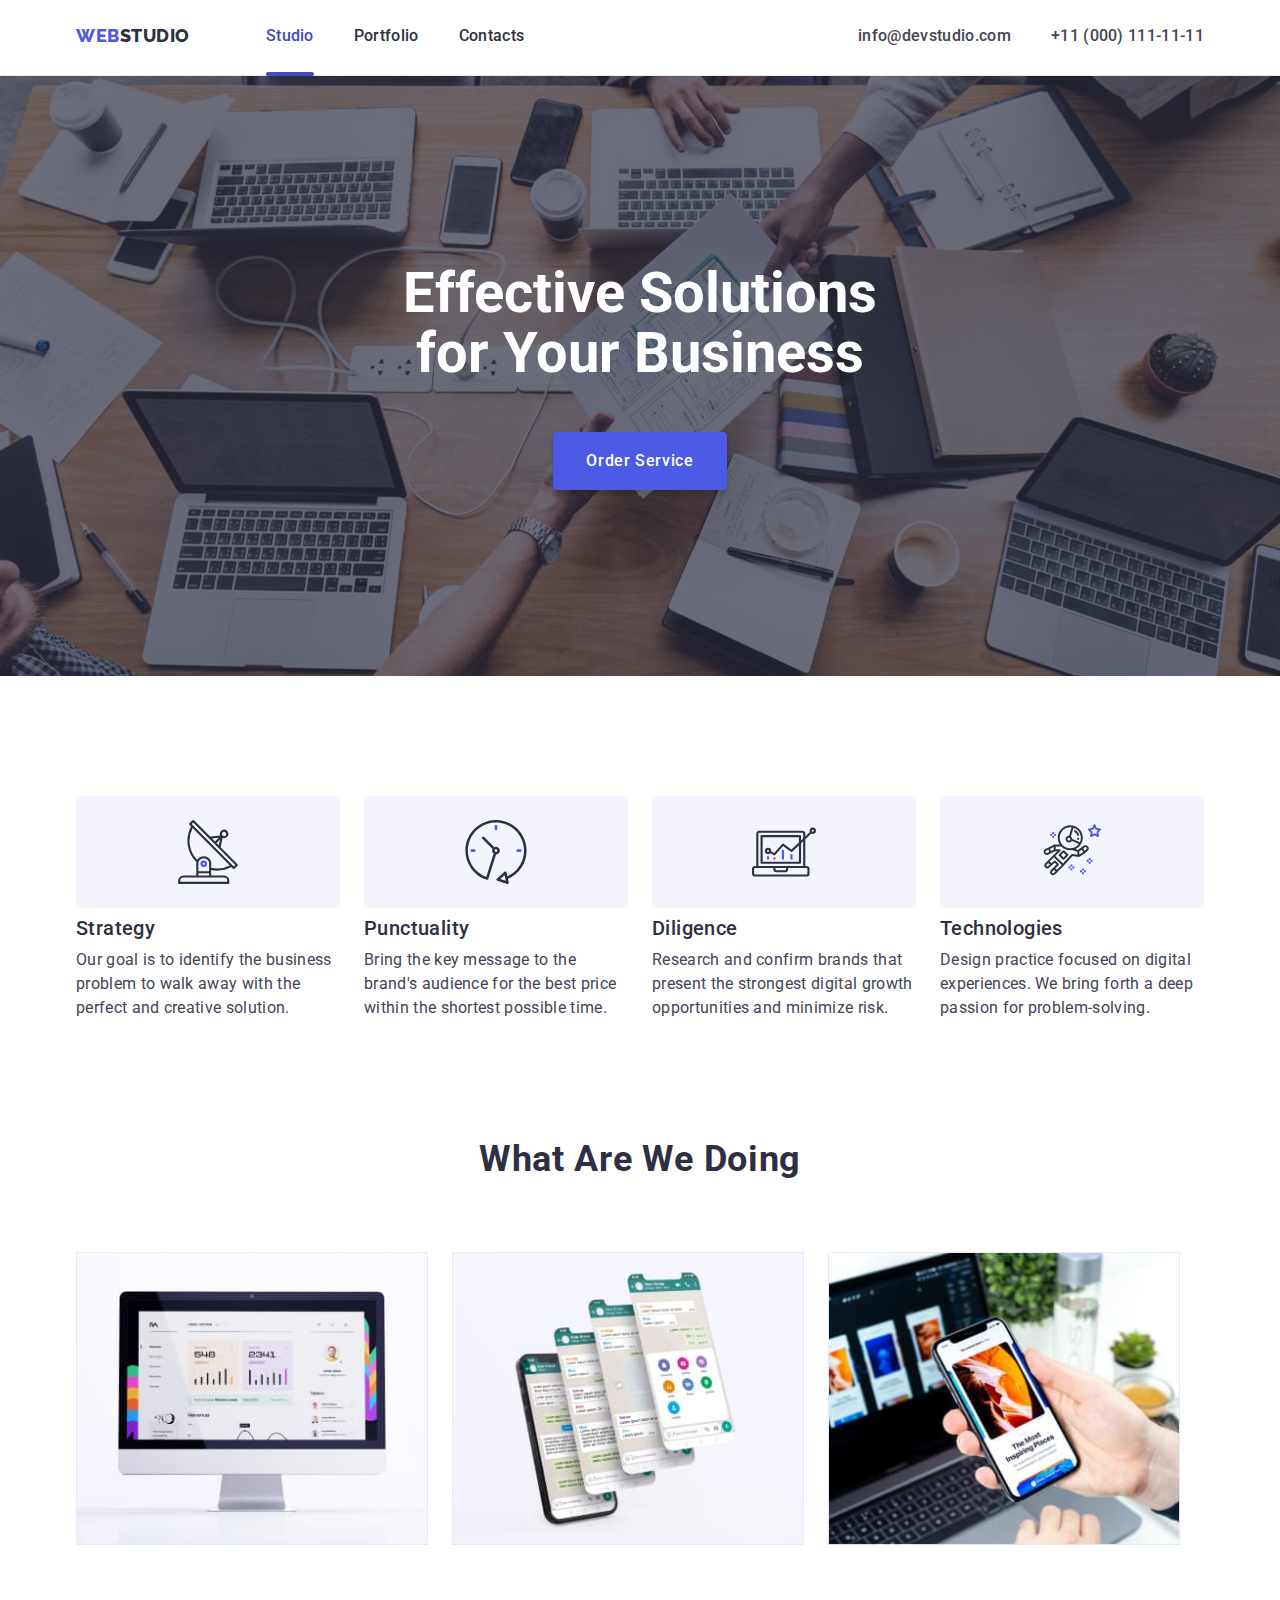
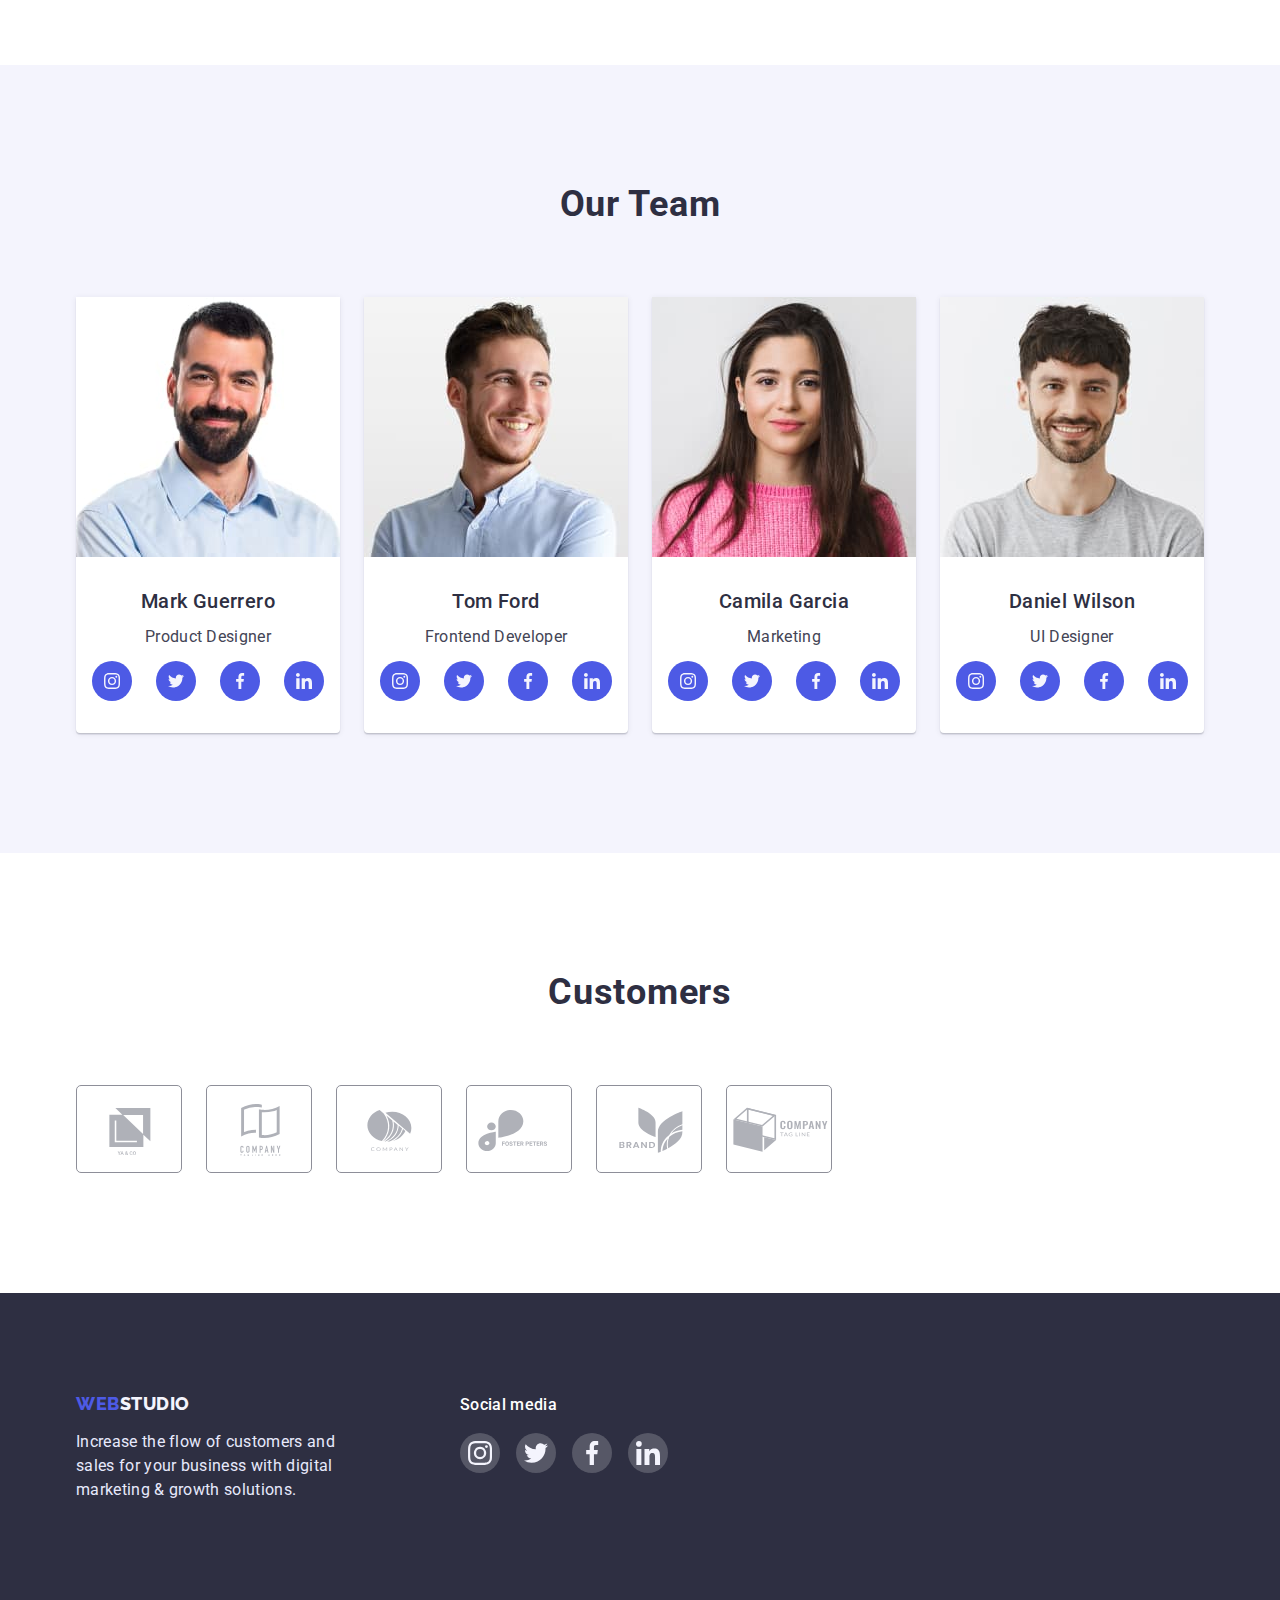
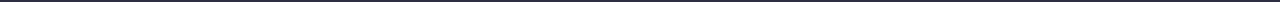
<file: index.html>
<!DOCTYPE html>
<html lang="en">
<head>
    <meta charset="UTF-8">
    <meta http-equiv="X-UA-Compatible" content="IE=edge">
    <meta name="viewport" content="width=device-width, initial-scale=1.0">
    <title>Document</title>
    <link rel="stylesheet" href="https://cdn.jsdelivr.net/npm/modern-normalize@1.1.0/modern-normalize.min.css">
    <link rel="preconnect" href="https://fonts.googleapis.com"/>
    <link rel="preconnect" href="https://fonts.gstatic.com" crossorigin/>
    <link href="https://fonts.googleapis.com/css2?family=Raleway:wght@800&family=Roboto:wght@400;500;700;900&display=swap" rel="stylesheet">
    <link rel="stylesheet" href="./css/styles.css" />   
</head>
<body>
    <header class="header">
    <div class="container">
        <div class ="header-flex">
        <nav class="header-navigation">
            <a class="header-logo link" href="./index.html">
                <span class="logo-color">Web</span>Studio</a>
    
            <ul class="header-list list">
                <li class="header-item">
                    <a class="header-link active link" href="./index.html">Studio</a></li>
                <li class="header-item">
                    <a class="header-link link" href="./portfolio.html">Portfolio</a></li>
                <li class="header-item">
                    <a class="header-link link" href="">Contacts</a></li>
            </ul>
        </nav>
        <address class="header-address">
            <ul class="adress-list list">
                <li><a class="header-mailto link" href="mailto:info@devstudio.com">info@devstudio.com</a></li>
                <li><a class="header-tel link" href="tel:+110001111111">+11 (000) 111-11-11</a></li>
            </ul>
        </address>
        </div>
    </div>
    </header>
    <main>
        <section class="hero section">
            <div class="container">
               <h1 class="hero-title">Effective Solutions for Your Business</h1>
               <button class="hero-btn" type="button" data-modal-open>Order Service</button>
            </div>
        </section>
        <section class="benefits section">
            <div class="container">
              <h2 class="visually-hidden">Advantages</h2>

               <ul class="benefits-list list">
                 <li class="benefits-item">
                    <div class="benefits-icon">
                        <svg class="benefits-icon-symbol">
                          <use href="./images/icons.svg#icon-antenna"></use>
                        </svg>
                      </div>
                    <h3 class="benefits-subtitle">Strategy</h3>
                    <p class="benefits-text">Our goal is to identify the business problem to walk away with the perfect and creative solution.</p>
                 </li>
                 <li class="benefits-item">
                    <div class="benefits-icon">
                        <svg class="benefits-icon-symbol">
                          <use href="./images/icons.svg#icon-clock"></use>
                        </svg>
                      </div>
                    <h3 class="benefits-subtitle">Punctuality</h3>
                    <p class="benefits-text">Bring the key message to the brand's audience for the best price within the shortest possible time.</p>
                 </li>
                 <li class="benefits-item">
                    <div class="benefits-icon">
                        <svg class="benefits-icon-symbol">
                          <use href="./images/icons.svg#icon-diagram"></use>
                        </svg>
                      </div>
                    <h3 class="benefits-subtitle">Diligence</h3>
                    <p class="benefits-text">Research and confirm brands that present the strongest digital growth opportunities and minimize risk.</p>
                 </li>
                 <li class="benefits-item">
                    <div class="benefits-icon">
                        <svg class="benefits-icon-symbol">
                          <use href="./images/icons.svg#icon-astronaut"></use>
                        </svg>
                      </div>
                    <h3 class="benefits-subtitle">Technologies</h3>
                    <p class="benefits-text">Design practice focused on digital experiences. We bring forth a deep passion for problem-solving.</p>
                 </li>
              </ul>
            </div>
        </section>
        <section class="services section">
            <div class="container">
            <h2 class="services-title">What are we doing</h2>
            <ul class="services-list list">
                <li class="services-item">
                    <img
                    src="./images/computer.jpg" 
                    alt="computer screen"
                    width="360"
                    height="300"
                    />
                </li>
                <li class="services-item">
                    <img
                    src="./images/screen.jpg"
                    alt="phone screenshots"
                    width="360"
                    height="300"
                    />
                </li>
                <li class="services-item">
                    <img 
                    src="./images/telephone.jpg"
                    alt="phone in hand"
                    width="360"
                    height="300"
                    />
                    <li class="services-item">
            </ul>
        </div>
        </section>
        <section class="team section">
            <div class="container">
            <h2 class="team-title">Our Team</h2>
            <ul class="team-list list">
                <li class="team-item">
                    <img 
                    src="./images/mark-guerrero.jpg"
                    alt="Mark Guerrero"
                    width="264"
                    height="260"
                    />
                    <div class="team-name">
                    <h3 class="team-subtitle">Mark Guerrero</h3>
                    <p class="team-text">Product Designer</p>
                    <ul class="team-text-list">
                        <li class="team-text-item">
                            <a class="team-text-link link" href>
                                 <svg clas="team-text-icon" width="16" height="16" >
                                 <use href="./images/icons.svg#icon-instagram">
                                 </use>
                                 </svg>
                            </a>
                        </li>
                        <li class="team-text-item">
                            <a class="team-text-link link" href>
                                <svg clas="team-text-icon" width="16" height="16" >
                                <use href="./images/icons.svg#icon-twitter">
                                </use>
                                </svg>
                            </a>
                        </li>
                        <li class="team-text-item">
                            <a class="team-text-link link" href>
                                <svg clas="team-text-icon" width="16" height="16" >
                                <use href="./images/icons.svg#icon-facebook">
                                </use>
                                </svg>
                            </a>
                        </li>
                        <li class="team-text-item">
                            <a class="team-text-link link" href>
                                <svg clas="team-text-icon" width="16" height="16" >
                                <use href="./images/icons.svg#icon-linkedin">
                                </use>
                                </svg>
                            </a>
                        </li>
                    </ul>
                </div>
                </li>
                <li class="team-item">
                    <img 
                    src="./images/tom-ford.jpg"
                    alt="Tom Ford"
                    width="264"
                    height="260"
                    />
                    <div class="team-name">
                    <h3 class="team-subtitle">Tom Ford</h3>
                    <p class="team-text">Frontend Developer</p>
                    <ul class="team-text-list">
                        <li class="team-text-item link">
                            <a class="team-text-link link" href>
                                 <svg clas="team-text-icon" width="16" height="16" >
                                 <use href="./images/icons.svg#icon-instagram">
                                 </use>
                                 </svg>
                            </a>
                        </li>
                        <li class="team-text-item">
                            <a class="team-text-link link" href>
                                <svg clas="team-text-icon" width="16" height="16" >
                                <use href="./images/icons.svg#icon-twitter">
                                </use>
                                </svg>
                            </a>
                        </li>
                        <li class="team-text-item">
                            <a class="team-text-link link" href>
                                <svg clas="team-text-icon" width="16" height="16" >
                                <use href="./images/icons.svg#icon-facebook">
                                </use>
                                </svg>
                            </a>
                        </li>
                        <li class="team-text-item">
                            <a class="team-text-link link" href>
                                <svg clas="team-text-icon" width="16" height="16" >
                                <use href="./images/icons.svg#icon-linkedin">
                                </use>
                                </svg>
                            </a>
                        </li>
                    </ul>
                </div>
                </li>
                <li class="team-item">
                    <img 
                    src="./images/camila-garcia.jpg"
                    alt="Camila Garcia"
                    width="264"
                    height="260"
                    />
                    <div class="team-name">
                    <h3 class="team-subtitle">Camila Garcia</h3>
                    <p class="team-text">Marketing</p>
                    <ul class="team-text-list">
                        <li class="team-text-item">
                            <a class="team-text-link link" href>
                                 <svg class="team-text-icon" width="16" height="16" >
                                 <use href="./images/icons.svg#icon-instagram">
                                 </use>
                                 </svg>
                            </a>
                        </li>
                        <li class="team-text-item">
                            <a class="team-text-link link" href>
                                <svg class="team-text-icon" width="16" height="16" >
                                <use href="./images/icons.svg#icon-twitter">
                                </use>
                                </svg>
                            </a>
                        </li>
                        <li class="team-text-item">
                            <a class="team-text-link link" href>
                                <svg class="team-text-icon" width="16" height="16" >
                                <use href="./images/icons.svg#icon-facebook">
                                </use>
                                </svg>
                            </a>
                        </li>
                        <li class="team-text-item">
                            <a class="team-text-link link" href>
                                <svg class="team-text-icon" width="16" height="16" >
                                <use href="./images/icons.svg#icon-linkedin">
                                </use>
                                </svg>
                            </a>
                        </li>
                    </ul>
                </div>
                </li>
                <li class="team-item">
                    <img 
                    src="./images/daniel-wilson.jpg"
                    alt="Daniel Wilson"
                    width="264"
                    height="260"
                    />
                    <div class="team-name">
                    <h3 class="team-subtitle">Daniel Wilson</h3>
                    <p class="team-text">UI Designer</p>
                    <ul class="team-text-list">
                        <li class="team-text-item">
                            <a class="team-text-link link" href>
                                 <svg class="team-text-icon" width="16" height="16" >
                                 <use href="./images/icons.svg#icon-instagram">
                                 </use>
                                 </svg>
                            </a>
                        </li>
                        <li class="team-text-item">
                            <a class="team-text-link link" href>
                                <svg class="team-text-icon" width="16" height="16" >
                                <use href="./images/icons.svg#icon-twitter">
                                </use>
                                </svg>
                            </a>
                        </li>
                        <li class="team-text-item">
                            <a class="team-text-link link" href>
                                <svg class="team-text-icon" width="16" height="16" >
                                <use href="./images/icons.svg#icon-facebook">
                                </use>
                                </svg>
                            </a>
                        </li>
                        <li class="team-text-item">
                            <a class="team-text-link link" href>
                                <svg class="team-text-icon" width="16" height="16" >
                                <use href="./images/icons.svg#icon-linkedin">
                                </use>
                                </svg>
                            </a>
                        </li>
                    </ul>
                </div>
                </li>
            </ul>
            </div>
        </section>
        <section class="customers section">
            <div class="container">
            <h2 class="customers-title">Customers</h2>
            <ul class="customers-list list">
                <li class="customers-item">
                    <a class="customers-text-link link" href>
                        <svg class="customers-text-icon" width="104" height="56" >
                        <use href="./images/icons.svg#icon-logo">
                        </use>
                        </svg>
                   </a>
                </li>
                <li class="customers-item">
                    <a class="customers-text-link link" href>
                        <svg class="customers-text-icon" width="104" height="56" >
                        <use href="./images/icons.svg#icon-logo2">
                        </use>
                        </svg>
                    </a>
                </li>
                <li class="customers-item">
                    <a class="customers-text-link link" href>
                        <svg class="customers-text-icon" width="104" height="56" >
                        <use href="./images/icons.svg#icon-logo3">
                        </use>
                        </svg>
                    </a>
                </li>
                <li class="customers-item">
                    <a class="customers-text-link link" href>
                        <svg class="customers-text-icon" width="104" height="56" >
                        <use href="./images/icons.svg#icon-logo4">
                        </use>
                        </svg>
                    </a>
                </li>
                <li class="customers-item">
                    <a class="customers-text-link link" href>
                        <svg class="customers-text-icon" width="104" height="56" >
                        <use href="./images/icons.svg#icon-logo5">
                        </use>
                        </svg>
                    </a>
                </li>
                <li class="customers-item">
                    <a class="customers-text-link link" href>
                        <svg class="customers-text-icon" width="104" height="56" >
                        <use href="./images/icons.svg#icon-logo6">
                        </use>
                        </svg>
                    </a>
                </li>
            </ul>
        </div>
        </section>
    </main>
    <footer class="footer">
        <div class="container footer-container">
            <div class="footer-container-logo">   
               <a class="footer-logo link" href="./index.html">
               <span class="logo-color">Web</span>Studio</a>
               <p class="footer-text">Increase the flow of customers and sales for your business with digital marketing & growth solutions.</p>
            </div>
        <div class="media-footer-container" >
            <p class="media-footer" >Social media</p>
            <ul class="footer-list list" >
                <li class="footer-item" >
                    <a href="" class="footer-link link" 
                    target="_blank"
                    rel="noopener noreferrer"
                    >
                    <svg class="footer-icon" width="24" height="24">
                        <use href="./images/icons.svg#icon-instagram"></use>
                      </svg>
                    </a>

                </li>
                <li class="footer-item" >
                    <a href="" class="footer-link link" 
                    target="_blank"
                    rel="noopener noreferrer"
                    >
                    <svg class="footer-icon" width="24" height="24">
                        <use href="./images/icons.svg#icon-twitter"></use>
                      </svg>
                    </a>
                </li>
                <li class="footer-item" >
                    <a href="" class="footer-link link" 
                    target="_blank"
                    rel="noopener noreferrer"
                    >
                    <svg class="footer-icon" width="24" height="24">
                        <use href="./images/icons.svg#icon-facebook"></use>
                      </svg>
                    </a>
                </li>
                <li class="footer-item" >
                    <a href="" class="footer-link link" 
                    target="_blank"
                    rel="noopener noreferrer"
                    >
                    <svg class="footer-icon" width="24" height="24">
                        <use href="./images/icons.svg#icon-linkedin"></use>
                      </svg>
                    </a>
                </li>
            </ul>
        </div>
    </div>
    </footer>


    <div class="backdrop is-hidden" data-modal>
     <div class="modal">
        <button type="button" class="modal-close" data-modal-close>                    
            <svg class="modal-icon">
               <use href="./images/icons.svg#icon-close"></use>
            </svg>
        </button>
     </div>
    </div>
    <script src="./js/modal.js"></script>
</body>
</html>
</file>
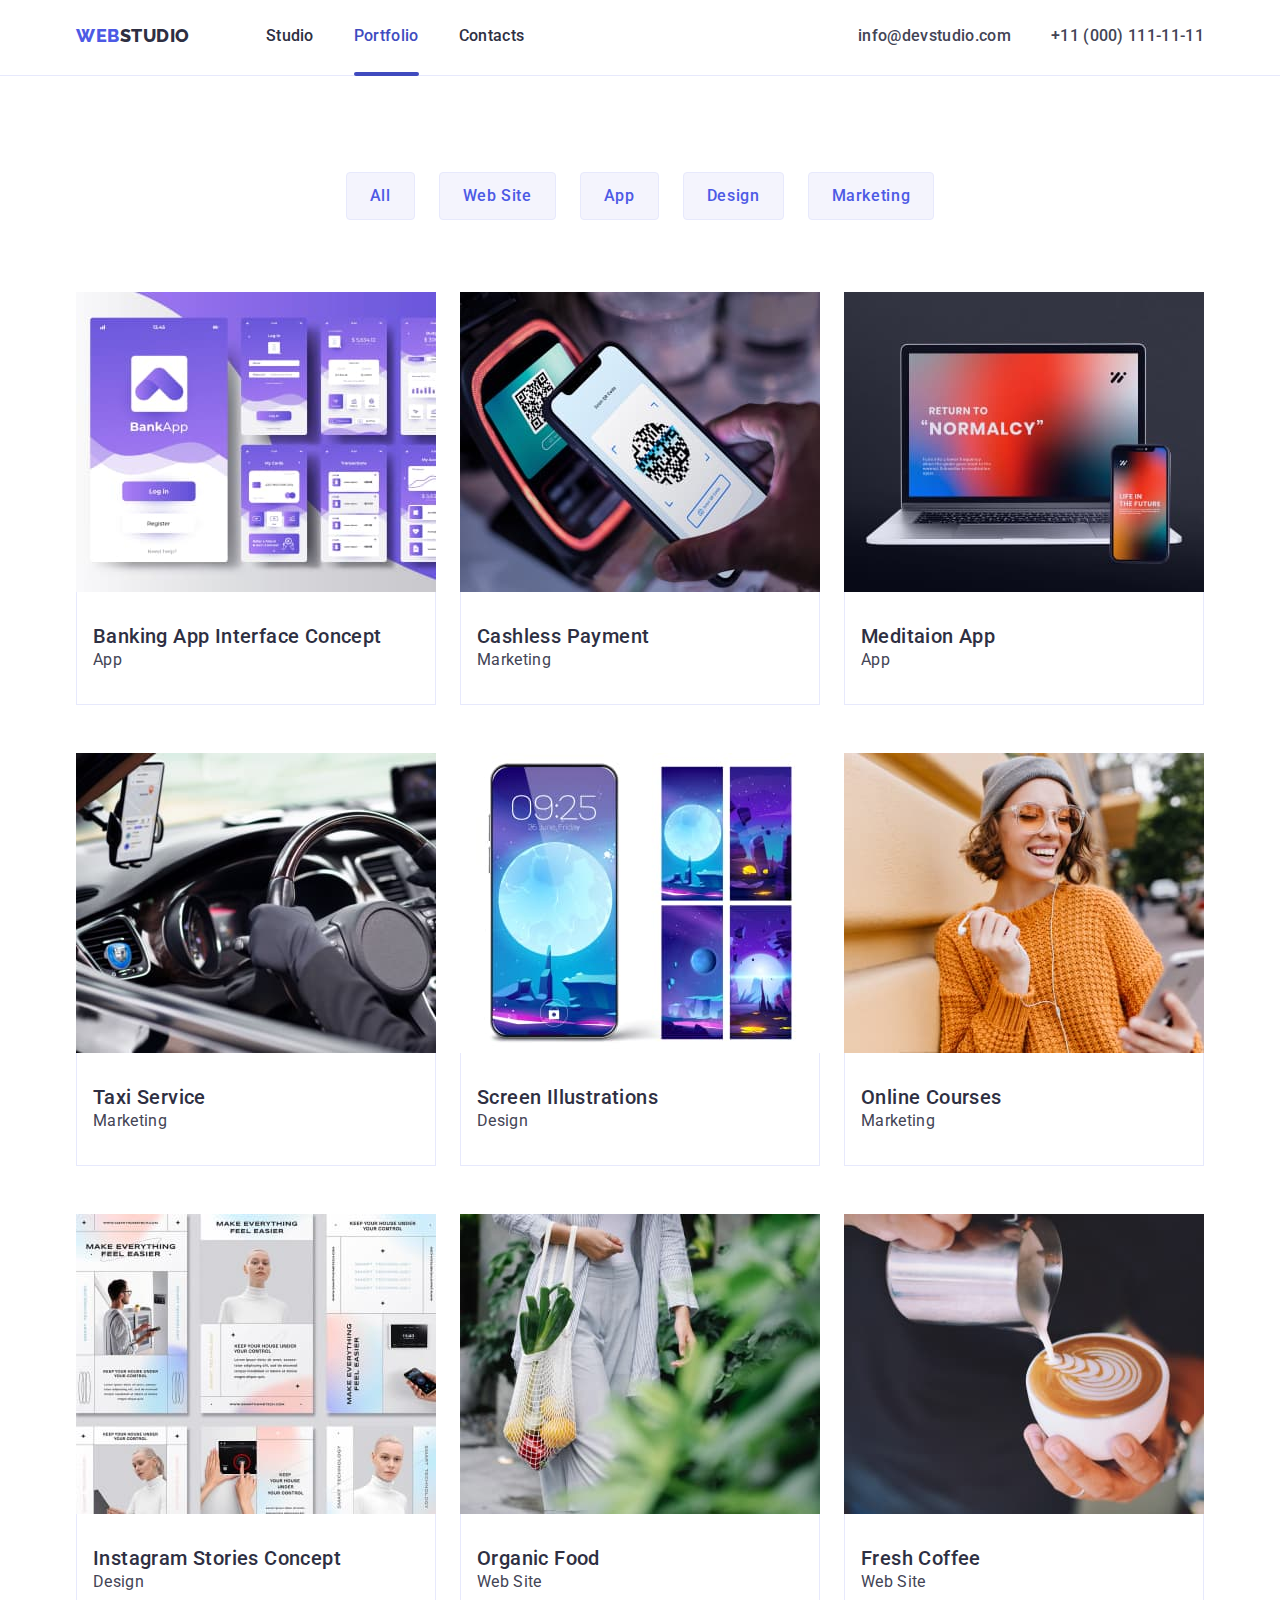
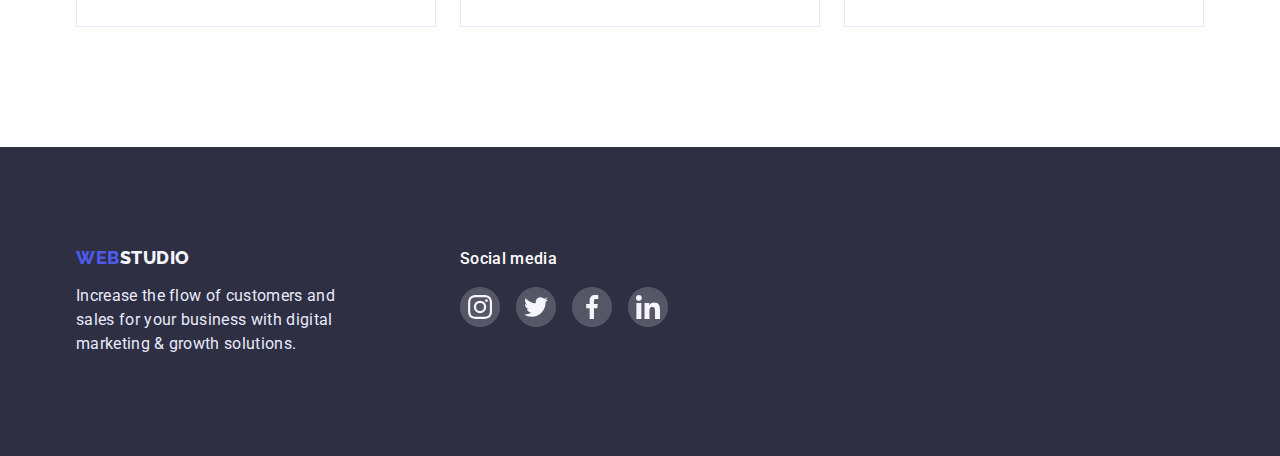
<file: portfolio.html>
<!DOCTYPE html>
<html lang="en">
<head>
    <meta charset="UTF-8">
    <meta http-equiv="X-UA-Compatible" content="IE=edge">
    <meta name="viewport" content="width=device-width, initial-scale=1.0">
    <title>Document</title>
    <link rel="stylesheet" href="https://cdn.jsdelivr.net/npm/modern-normalize@1.1.0/modern-normalize.min.css">
    <link rel="preconnect" href="https://fonts.googleapis.com"/>
    <link rel="preconnect" href="https://fonts.gstatic.com" crossorigin/>
    <link href="https://fonts.googleapis.com/css2?family=Raleway:wght@800&family=Roboto:wght@400;500;700;900&display=swap" rel="stylesheet">
    <link rel="stylesheet" href="./css/styles.css" />
</head>
<body>
    <header class="header">
        <div class="container">
            <div class ="header-flex">
        <nav class="header-navigation">
            <a class="header-logo link" href="./index.html">
                <span class="logo-color">Web</span>Studio</a>
    
            <ul class="header-list list">
                <li class="header-item">
                    <a class="header-link link" href="./index.html">Studio</a></li>
                <li class="header-item">
                    <a class="header-link active link" href="./portfolio.html">Portfolio</a></li>
                <li class="header-item">
                    <a class="header-link link" href="">Contacts</a></li>
            </ul>
        </nav>
        <address class="header-address">
            <ul class="adress-list list">
                <li><a class="header-mailto link" href="mailto:info@devstudio.com">info@devstudio.com</a></li>
                <li><a class="header-tel link" href="tel:+110001111111">+11 (000) 111-11-11</a></li>
            </ul>
        </address>
        </div>
        </div>
    </header>
    <main>
        <section class="portfolio section">
            <div class="container">
            <h1 class="visually-hidden">Portfolio</h1>
            <ul class="portfolio-list list">
                <li class="portfolio-item">
                    <button class="portfolio-btn" type="button">All</button></li>
                <li class="portfolio-item">
                    <button class="portfolio-btn" type="button">Web Site</button></li>
                <li class="portfolio-item">
                    <button class="portfolio-btn" type="button">App</button></li>
                <li class="portfolio-item">
                    <button class="portfolio-btn" type="button">Design</button></li>
                <li class="portfolio-item">
                    <button class="portfolio-btn" type="button">Marketing</button></li>
            </ul>

        <ul class="portfolio-list-example list">
            <li class="portfolio-item-example">

                <div class="portfolio-cover-wrap">
                    <img src="./images/banking-app.jpg"
                    alt="banking app interface concept"
                    width="360"
                    height="300"
                    class="portfolio-item-photo"
                    />
                      <p class="portfolio-cover-text">
                        14 Stylish and User-Friendly App Design Concepts · Task Manager App 
                        · Calorie Tracker App · Exotic Fruit Ecommerce App · Cloud Storage App
                      </p>
                </div>
                
                <div class="portfolio-item-text">
                <h2 class="portfolio-subtitle">Banking App Interface Concept</h2>
                <p class="portfolio-text">App</p>
            </div>
            </li>
            <li class="portfolio-item-example">

                <div class="portfolio-cover-wrap">
                <img src="./images/cashless-payment.jpg"
                alt="cashless payment"
                width="360"
                height="300"
                class="portfolio-item-photo"
                />
                <p class="portfolio-cover-text">
                    14 Stylish and User-Friendly App Design Concepts · Task Manager App 
                    · Calorie Tracker App · Exotic Fruit Ecommerce App · Cloud Storage App
                  </p>
            </div>

                <div class="portfolio-item-text">
                <h2 class="portfolio-subtitle">Cashless Payment</h2>
                <p class="portfolio-text">Marketing</p>
            </div>
            </li>
            <li class="portfolio-item-example">

                <div class="portfolio-cover-wrap">
                <img src="./images/meditaion-app.jpg"
                alt="meditaion app"
                width="360"
                height="300"
                class="portfolio-item-photo"
                />
                <p class="portfolio-cover-text">
                    14 Stylish and User-Friendly App Design Concepts · Task Manager App 
                    · Calorie Tracker App · Exotic Fruit Ecommerce App · Cloud Storage App
                  </p>
            </div>

                <div class="portfolio-item-text">
                <h2 class="portfolio-subtitle">Meditaion App</h2>
                <p class="portfolio-text">App</p>
            </div>
            </li>
            <li class="portfolio-item-example">

                <div class="portfolio-cover-wrap">
                <img src="./images/taxi-service.jpg"
                alt="taxi service"
                width="360"
                height="300"
                class="portfolio-item-photo"
                />
                <p class="portfolio-cover-text">
                    14 Stylish and User-Friendly App Design Concepts · Task Manager App 
                    · Calorie Tracker App · Exotic Fruit Ecommerce App · Cloud Storage App
                  </p>
            </div>

                <div class="portfolio-item-text">
                <h2 class="portfolio-subtitle">Taxi Service</h2>
                <p class="portfolio-text">Marketing</p>
            </div>
            </li>
            <li class="portfolio-item-example">

                <div class="portfolio-cover-wrap">
                <img src="./images/screen-illustrations.jpg"
                alt="screen illustrations"
                width="360"
                height="300"
                class="portfolio-item-photo"
                />
                <p class="portfolio-cover-text">
                    14 Stylish and User-Friendly App Design Concepts · Task Manager App 
                    · Calorie Tracker App · Exotic Fruit Ecommerce App · Cloud Storage App
                  </p>
            </div>

                <div class="portfolio-item-text">
                <h2 class="portfolio-subtitle">Screen Illustrations</h2>
                <p class="portfolio-text">Design</p>
            </div>
            </li>
            <li class="portfolio-item-example">

                <div class="portfolio-cover-wrap">
                <img src="./images/online-courses.jpg"
                alt="online courses"
                width="360"
                height="300"
                class="portfolio-item-photo"
                />
                <p class="portfolio-cover-text">
                    14 Stylish and User-Friendly App Design Concepts · Task Manager App 
                    · Calorie Tracker App · Exotic Fruit Ecommerce App · Cloud Storage App
                  </p>
            </div>

                <div class="portfolio-item-text">
                <h2 class="portfolio-subtitle">Online Courses</h2>
                <p class="portfolio-text">Marketing</p>
            </div>
            </li>
            <li class="portfolio-item-example">

                <div class="portfolio-cover-wrap">
                <img src="./images/instagram-stories.jpg"
                alt="instagram stories concept"
                width="360"
                height="300"
                class="portfolio-item-photo"
                />
                <p class="portfolio-cover-text">
                    14 Stylish and User-Friendly App Design Concepts · Task Manager App 
                    · Calorie Tracker App · Exotic Fruit Ecommerce App · Cloud Storage App
                  </p>
            </div>

                <div class="portfolio-item-text">
                <h2 class="portfolio-subtitle">Instagram Stories Concept</h2>
                <p class="portfolio-text">Design</p>
            </div>
            </li>
            <li class="portfolio-item-example">

                <div class="portfolio-cover-wrap">
                <img src="./images/organic-food.jpg"
                alt="organic food"
                width="360"
                height="300"
                class="portfolio-item-photo"
                />
                <p class="portfolio-cover-text">
                    14 Stylish and User-Friendly App Design Concepts · Task Manager App 
                    · Calorie Tracker App · Exotic Fruit Ecommerce App · Cloud Storage App
                  </p>
            </div>

                <div class="portfolio-item-text">
                <h2 class="portfolio-subtitle">Organic Food</h2>
                <p class="portfolio-text">Web Site</p>
            </div>
            </li>
            <li class="portfolio-item-example">
                
                <div class="portfolio-cover-wrap">
                <img src="./images/fresh-coffee.jpg"
                alt="fresh coffee"
                width="360"
                height="300"
                class="portfolio-item-photo"
                />
                <p class="portfolio-cover-text">
                    14 Stylish and User-Friendly App Design Concepts · Task Manager App 
                    · Calorie Tracker App · Exotic Fruit Ecommerce App · Cloud Storage App
                  </p>
            </div>

                <div class="portfolio-item-text">
                <h2 class="portfolio-subtitle">Fresh Coffee</h2>
                <p class="portfolio-text">Web Site</p>
            </div>
            </li>
        </ul>
      </div>
     </section>
    <footer class="footer">
        <div class="container footer-container">
            <div class="footer-container-logo">   
               <a class="footer-logo link" href="./index.html">
               <span class="logo-color">Web</span>Studio</a>
               <p class="footer-text">Increase the flow of customers and sales for your business with digital marketing & growth solutions.</p>
            </div>
        <div class="media-footer-container" >
            <p class="media-footer" >Social media</p>
            <ul class="footer-list list" >
                <li class="footer-item" >
                    <a href="" class="footer-link link" 
                    target="_blank"
                    rel="noopener noreferrer"
                    >
                    <svg class="footer-icon" width="24" height="24">
                        <use href="./images/icons.svg#icon-instagram"></use>
                      </svg>
                    </a>

                </li>
                <li class="footer-item" >
                    <a href="" class="footer-link link" 
                    target="_blank"
                    rel="noopener noreferrer"
                    >
                    <svg class="footer-icon" width="24" height="24">
                        <use href="./images/icons.svg#icon-twitter"></use>
                      </svg>
                    </a>
                </li>
                <li class="footer-item" >
                    <a href="" class="footer-link link" 
                    target="_blank"
                    rel="noopener noreferrer"
                    >
                    <svg class="footer-icon" width="24" height="24">
                        <use href="./images/icons.svg#icon-facebook"></use>
                      </svg>
                    </a>
                </li>
                <li class="footer-item" >
                    <a href="" class="footer-link link" 
                    target="_blank"
                    rel="noopener noreferrer"
                    >
                    <svg class="footer-icon" width="24" height="24">
                        <use href="./images/icons.svg#icon-linkedin"></use>
                      </svg>
                    </a>
                </li>
            </ul>
        </div>
    </div>
    </footer>
</body>
</html>
</file>
<file: css/styles.css>
:root {
    --title-color: #2E2F42;
    --logo-btn-color: #4D5AE5;
    --hover-focus-color: #404BBF;
    --text-contacts-color: #434455;
    --border-text-color: #E7E9FC;
    --background-color: #F4F4FD;
    --white-color: #ffffff;
}

body {
    font-family: 'Roboto', sans-serif;
    color: var(--title-color);
}

h1,
h2,
h3,
h4,
h5,
h6,
p {
  margin-top: 0;
  margin-bottom: 0;
}

ul,
ol {
    margin-top: 0;
    margin-bottom: 0;
    padding-left: 0;
}

img {
    display: block;
    margin: 0;
    padding: 0;
    max-width: 100%;
    height: auto;

}

address {
    font-style: normal;
}

button {
    cursor: pointer;
}

.link {
    text-decoration: none;
}

.list {
    list-style: none;
}

.visually-hidden {
    position: absolute;
    white-space: nowrap;
    width: 1px;
    height: 1px;
    overflow: hidden;
    border: 0;
    padding: 0;
    clip: rect(0 0 0 0);
    clip-path: inset(50%);
    margin: -1px;
 }

.logo-color {
    color: var(--logo-btn-color);
 }

.container {
    width: 1158px;
    /*1128+15*2*/
    padding-left: 15px;
    padding-right: 15px;
    margin: 0 auto;
}

.header-flex {
    display: flex;
}

.section {
    padding-top: 120px;
    padding-bottom: 120px;
}

/*----HEADER---*/

.header {
    padding-top: 24px;
    padding-bottom: 27px;
    border-bottom: 1px solid var(--border-text-color);
}

.header-navigation {
    display: flex;
}

.header-logo {
    font-family: 'Raleway';
    font-weight: 800;
    font-size: 18px;
    line-height: 1.17;
    display: flex;
    align-items: center;
    letter-spacing: 0.03em;
    text-transform: uppercase;
    color: inherit;

    margin-right: 76px;
}

.header-list {
    display: flex;
    flex-direction: row;
    font-weight: 500;
    font-size: 16px;
    line-height: 1.5;
    letter-spacing: 0.02em;
    list-style: none;
    gap: 40px;
}

.header-item {
    list-style: none;
}

.header-address {
    font-weight: 400;
    font-size: 16px;
    line-height: 1.5;
    letter-spacing: 0.02em;
    display: flex;
    margin-left: auto;
}

.adress-list {
    font-weight: 500;
    font-size: 16px;
    line-height: 1.5;
    letter-spacing: 0.02em;
    list-style: none;
    display: flex;
    gap: 40px;
}

.header-link {
    /* display: block; */
    position: relative;
    color: inherit;
    font-weight: 500;
    font-size: 16px;
    line-height: 1.5;
    letter-spacing: 0.02em;
    padding-top: 24px;
    padding-bottom: 31px;

    transition: color 250ms cubic-bezier(0.4, 0, 0.2, 1);
}

.header-link:hover, 
.header-link:focus {
    color: var(--hover-focus-color);
}

.active {
    color: var(--hover-focus-color);
}

.active::after {
    display: block;
    content: "";
    position: absolute;
    width: 100%;
    height: 4px;
    left: 0px;
    bottom: 0px;

    border-radius: 2px;
    background-color: #404BBF;
    pointer-events: none;
    transition: color 250ms cubic-bezier(0.4, 0, 0.2, 1); 
}

.header-mailto {
    font-size: 16px;
    line-height: 1.5;
    letter-spacing: 0.02em;    
    color: var(--text-contacts-color);

    transition: 250ms cubic-bezier(0.4, 0, 0.2, 1);
}

.header-mailto:hover,
.header-mailto:focus {
    color: var(--hover-focus-color);
}

.header-tel {
    font-size: 16px;
    line-height: 1.5;
    letter-spacing: 0.02em;
    color: var(--text-contacts-color);

    transition: 250ms cubic-bezier(0.4, 0, 0.2, 1);
}

.header-tel:hover,
.header-tel:focus {
    color: var(--hover-focus-color);
}

/*----HERO---*/

.hero {
    background-color: var(--title-color);

    padding-top: 188px;
    padding-bottom: 188px;
    text-align: center;

    max-width: 1440px;
    height: 600px;
    margin-left: auto;
    margin-right: auto;
    /* outline: 1px solid black; */
    background-image: linear-gradient(
    to right,rgba(46, 47, 66, 0.7), rgba(46, 47, 66, 0.7)), url(../images/office.jpg);
    background-repeat: no-repeat;
    background-position: center;
    background-size: cover;

}

.hero-title {
        max-width: 494px;
        width: 100%;
        height: auto;
        margin-left: auto;
        margin-right: auto;
        margin-bottom: 48px;
        color: var(--white-color);
        font-size: 56px;
        line-height: 1.07;
}

.hero-btn {
    font-family: inherit;
    font-weight: 500;
    font-size: 16px;
    line-height: 1.5;
    display: inline-block;
    align-items: center;
    letter-spacing: 0.04em;
    color: var(--white-color);
    background: var(--logo-btn-color);

    min-width: 169px;
    border-radius: 4px;
    border: 1px solid var(--logo-btn-color);
    padding: 16px 32px;
    cursor: pointer;

    box-shadow: 0px 4px 4px rgba(0, 0, 0, 0.15);
    transition: background-color 250ms cubic-bezier(0.4, 0, 0.2, 1);
}

.hero-btn:hover,
.hero-btn:focus {
    background: var(--hover-focus-color);
    border: 1px solid var(--hover-focus-color);
}

/*----BENEFITS---*/

.benefits-list {
    display: flex;
    column-gap: 24px;
}

.benefits-item {
    list-style: none;
    width: calc(((100% - 72px) / 4));
}

.benefits-subtitle {
    margin-bottom: 8px;
    font-weight: 500;
    font-size: 20px;
    line-height: 1.2;
    letter-spacing: 0.02em;
}
.benefits-text {
    font-size: 16px;
    line-height: 1.5;
    letter-spacing: 0.02em;
    color: var(--text-contacts-color);
}

.benefits-icon {
    display: flex;
    height: 112px;
    background-color: var(--background-color);
    border-radius: 4px;
    justify-content: center;
    align-items: center;
    margin-bottom: 8px;
}

.benefits-icon-symbol {
    width: 64px;
    height: 64px;
}

/*----SERVICES---*/

.services {
    padding-top: 0;
}
.services-title {
    margin-bottom: 72px;
    font-size: 36px;
    line-height: 1.11;
    text-align: center;
    letter-spacing: 0.02em;
    text-transform: capitalize;
}
.services-list {
    display: flex;
}
.services-item:not(:last-child) {
    margin-right: 24px;
}

/*----TEAM---*/

.team {
    background: var(--background-color);
    
}
.team-title {
    margin-bottom: 72px;
    font-size: 36px;
    line-height: 1.11;
    text-align: center;
    letter-spacing: 0.02em;
    text-transform: capitalize;
}
.team-list {
    display: flex;
}
.team-item {
    width: calc((100%-72px)/4);
    margin-right: 24px;
    display: flex;
    flex-direction: column;
    justify-content: center;
    align-items: center;    
    background-color: var(--white-color);
    box-shadow: 0px 1px 6px rgba(46, 47, 66, 0.08), 0px 1px 1px rgba(46, 47, 66, 0.16), 0px 2px 1px rgba(46, 47, 66, 0.08);
    border-radius: 0px 0px 4px 4px;
}

.team-item:nth-last-child(1) {
    margin-right: 0;
}

.team-name {
    display: flex;
    flex-direction: column;
    justify-content: center;
    align-items: center;
    width: 100%;
    gap: 4px;
    padding: 32px 16px;
}

.team-subtitle {
    margin-bottom: 8px;
    font-weight: 500;
    font-size: 20px;
    line-height: 1.2;
    text-align: center;
    letter-spacing: 0.02em;
}
.team-text {
    margin-bottom: 8px;
    font-size: 16px;
    line-height: 1.5;
    text-align: center;
    letter-spacing: 0.02em;
    color: var(--text-contacts-color);
}

.team-text-list {
    display: flex;
    list-style: none;
    gap: 24px;
}

.team-text-item {
    width: 40px;
    height: 40px;
}

.team-text-link {
    width: 100%;
    height: 100%;
    border-radius: 50%;
    display: flex;
    justify-content: center;
    align-items: center;
    background-color: var(--logo-btn-color);
    transition: background-color 250ms cubic-bezier(0.4, 0, 0.2, 1);
}


.team-text-link:hover,
.team-text-link:focus {
    background-color: var(--hover-focus-color);
}

/*----CUSTOMERS---*/

.customers-title {
    margin-bottom: 72px;
    font-size: 36px;
    line-height: 1.11;
    text-align: center;
    letter-spacing: 0.02em;
    text-transform: capitalize;
}

.customers-list {
    display: flex;
    gap: 24px;
}

.customers-item {
    width: calc((100%-120px)/6);
}

.customers-text-link {
    width: 100%;
    height: 100%;
    border: 1px solid #8E8F99;
    border-radius: 5px;
    display: flex;
    justify-content: center;
    align-items: center;
    color: #8E8F99;
    padding-top: 15px;
    padding-bottom: 15px;

    transition: border-color 250ms cubic-bezier(0.4, 0, 0.2, 1);
}

.customers-text-icon {
    fill: #afb1b8;
    transition: fill 250ms cubic-bezier(0.4, 0, 0.2, 1);
}

.customers-text-link:is(:hover, :focus) {
    border-color: var(--hover-focus-color);
    color: var(--hover-focus-color);
}

.customers-text-link:is(:hover, :focus) .customers-text-icon {
    fill: var(--hover-focus-color);
}

/*----PORTFOLIO---*/

.portfolio {
    padding-top: 96px;
}

.portfolio-list {
    display: flex;
    justify-content: center;
    margin-bottom: 72px;
}

.portfolio-item:not(:last-child) {
    margin-right: 24px;
}

.portfolio-btn {
    font-family: inherit;
    font-weight: 500;
    font-size: 16px;
    line-height: 1.5;
    display: flex;
    align-items: center;
    text-align: center;
    letter-spacing: 0.04em;
    color: var(--logo-btn-color);
    background: var(--background-color);
    padding: 11px 23px;
    border: 1px solid var(--border-text-color);
    border-radius: 4px;

    transition: border 250ms cubic-bezier(0.4, 0, 0.2, 1),
        background-color 250ms cubic-bezier(0.4, 0, 0.2, 1), 
        color 250ms cubic-bezier(0.4, 0, 0.2, 1),
        box-shadow 250ms cubic-bezier(0.4, 0, 0.2, 1);
}


.portfolio-btn:hover, 
.portfolio-btn:focus {
    background: var(--hover-focus-color);
    color: var(--white-color);
    border: 1px solid var(--hover-focus-color);
    box-shadow: 0px 3px 1px rgba(0, 0, 0, 0.1), 
    0px 2px 1px rgba(0, 0, 0, 0.08), 
    0px 2px 2px rgba(0, 0, 0, 0.12);
    cursor: pointer;
}

.portfolio-list-example {
    display: flex;
    flex-wrap: wrap;
    row-gap: 48px;
    column-gap: 24px;
}

.portfolio-item-example {
    flex-basis: calc((100%-(2*24px))/3);
    display: flex;
    flex-direction: column;
    background: var(--white-color);
    /* box-shadow: 0px 1px 6px rgba(46, 47, 66, 0.08); */

    transition: box-shadow 250ms cubic-bezier(0.4, 0, 0.2, 1);
}

.portfolio-item-example:hover,
.portfolio-item-example:focus {
  box-shadow: 0px 1px 6px rgba(46, 47, 66, 0.08);
}

/* .portfolio-item-example:hover {
    box-shadow: 0px 1px 6px rgba(46, 47, 66, 0.08), 
    0px 1px 1px rgba(46, 47, 66, 0.16), 
    0px 2px 1px rgba(46, 47, 66, 0.08);
} */

.portfolio-item-example:hover .portfolio-cover-text {
    transform: translateY(0);
}

.portfolio-cover-wrap {
    position: relative;
    overflow: hidden;
    /* width: 360px;
    height: 300px; */
    left: 0px;
    top: 0px;
    /* background: #4D5AE5; */
    background-blend-mode: soft-light;
    mix-blend-mode: normal;
}

.portfolio-cover-text {
    position: absolute;
    /* width: 360px;
    height: 300px; */
    padding: 40px 32px 164px;
    top: 0;
    font-size: 16px;
    line-height: 1.5;
    font-weight: 400;
    letter-spacing: 0.02em;
    color: #F4F4FD;
    background-color: #4D5AE5;
    height: 100%;
    transform: translateY(100%);
    transition: transform 250ms cubic-bezier(0.4, 0, 0.2, 1);
}

.portfolio-cover {
    position: absolute;
    left: 0;
    top: 100%;
    width: 100%;
    height: 100%;
    padding: 40px 32px;

    transition: background-color 250ms cubic-bezier(0.4, 0, 0.2, 1),
            color 250ms cubic-bezier(0.4, 0, 0.2, 1),
            transform 250ms cubic-bezier(0.4, 0, 0.2, 1);
}


.portfolio-item-photo {
    display: block;
}

.portfolio-subtitle {
    font-weight: 500;
    font-size: 20px;
    line-height: 1.2;
    letter-spacing: 0.02em;
    color: var(--title-color);
}

.portfolio-item-text {
display: flex;  
flex-direction: column;
width: 100%;
padding: 32px 0 32px 16px;
background-color: var(--white-color);
border-right: 1px solid var(--border-text-color);
border-left: 1px solid var(--border-text-color);
border-bottom: 1px solid var(--border-text-color);
}

.portfolio-text {
    font-size: 16px;
    line-height: 1.5;
    letter-spacing: 0.02em;
    color: var(--text-contacts-color);
}

/*----FOOTER---*/

.footer {
    padding-top: 100px;
    padding-bottom: 100px;
    background: var(--title-color);
}

.footer-logo {
    /* padding-top: 100px; */
    font-family: 'Raleway';
    font-weight: 800;
    font-size: 18px;
    line-height: 1.17;
    display: flex;
    align-items: center;
    letter-spacing: 0.03em;
    text-transform: uppercase;
    color: var(--background-color);
}

.footer-text {
    margin-top: 16px;
    /* padding-bottom: 100px; */
    width: 264px;
    font-size: 16px;
    line-height: 1.5;
    letter-spacing: 0.02em;
    color: var(--border-text-color);
}

.footer-container {
    display: flex;
    gap: 120px;
}

.footer-container-logo {
    display: block;
}

.media-footer-container {
    display: block;
}

.media-footer {
    font-weight: 500;
    font-size: 16px;
    line-height: 1.5;
    letter-spacing: 0.02em;
    color: var(--white-color);
    margin-bottom: 16px;
}

.footer-list{
    display: flex;
    justify-content: center;
    gap: 16px;
}

.footer-item {
    display: inline-block;
    width: 40px;
    height: 40px;
    background-color: rgba(255, 255, 255, 0.1);;
    border-radius: 50%;
    background-repeat: no-repeat;
    background-size:24px;
    background-position: center;
}

.footer-link {
    display: flex;
    width: 100%;
    height: 100%;
    padding: 0;
    border-radius: 50%;
    border: none;
    justify-content: center;
    align-items: center;

    background-color: rgba(255, 255, 255, 0.1);
    transition: background-color 250ms cubic-bezier(0.4, 0, 0.2, 1)
}

.footer-link:hover,
.footer-link:focus {
    background-color: #31D0AA;
    cursor: pointer;
}

.footer-icon {
    fill: currentColor;
}

.backdrop {
    position: fixed;
    top: 0;
    left: 0;
    width: 100%;
    height: 100%;
    background-color: rgba(46, 47, 66, 0.4);
    box-shadow: 0px 4px 4px rgba(0, 0, 0, 0.25);
    transition: opacity 250ms cubic-bezier(0.4, 0, 0.2, 1),
                visibility 250ms cubic-bezier(0.4, 0, 0.2, 1);
}

.modal {
    position: absolute;
    top: 50%;
    left: 50%;
    width: 408px;
    min-height: 576px;
    background-color: #FCFCFC;
    box-shadow: 0px 1px 1px rgba(0, 0, 0, 0.14), 
                0px 1px 3px rgba(0, 0, 0, 0.12),
                0px 2px 1px rgba(0, 0, 0, 0.2);
    border-radius: 4px;
    padding: 24px 24px 528px 360px;
    transform: translate(-50%, -50%) scale(1);
    transition: transform 250ms cubic-bezier(0.4, 0, 0.2, 1);
}

.backdrop.is-hidden .modal {
    transform: translate(-50%, -50%) scale(0);
}

.modal-close {
    position: absolute;
    display: flex;
    align-items: center;
    justify-content: center;
    padding: 0;
    top: 24px;
    right: 24px;
    width: 24px;
    height: 24px;
    background-color: #e7e9fc;
    border: 1px solid rgba(0, 0, 0, 0.1);
    border-radius: 50%;
    /* position: relative; */
    /* top: 24px;
    left: 360px; */
    /* width: 24px;
    height: 24px;
    display: flex;
    justify-content: center;
    align-items: center;
    border-radius: 50%;
    background: #E7E9FC;
    border: 1px solid rgba(0, 0, 0, 0.1); */

    transition: background-color 250ms cubic-bezier(0.4, 0, 0.2, 1);
}

.modal-close:hover,
.modal-close:focus {
    color: #ffffff;
    background-color: #404BBF;
    cursor: pointer;
}

.is-hidden {
    opacity: 0;
    visibility: hidden;
    pointer-events: none;
}

.modal-icon {
    display: inline-block;
    width: 8px;
    height: 18px;
    stroke-width: 0;
    stroke: currentColor;
    fill: currentColor;
}
</file>
